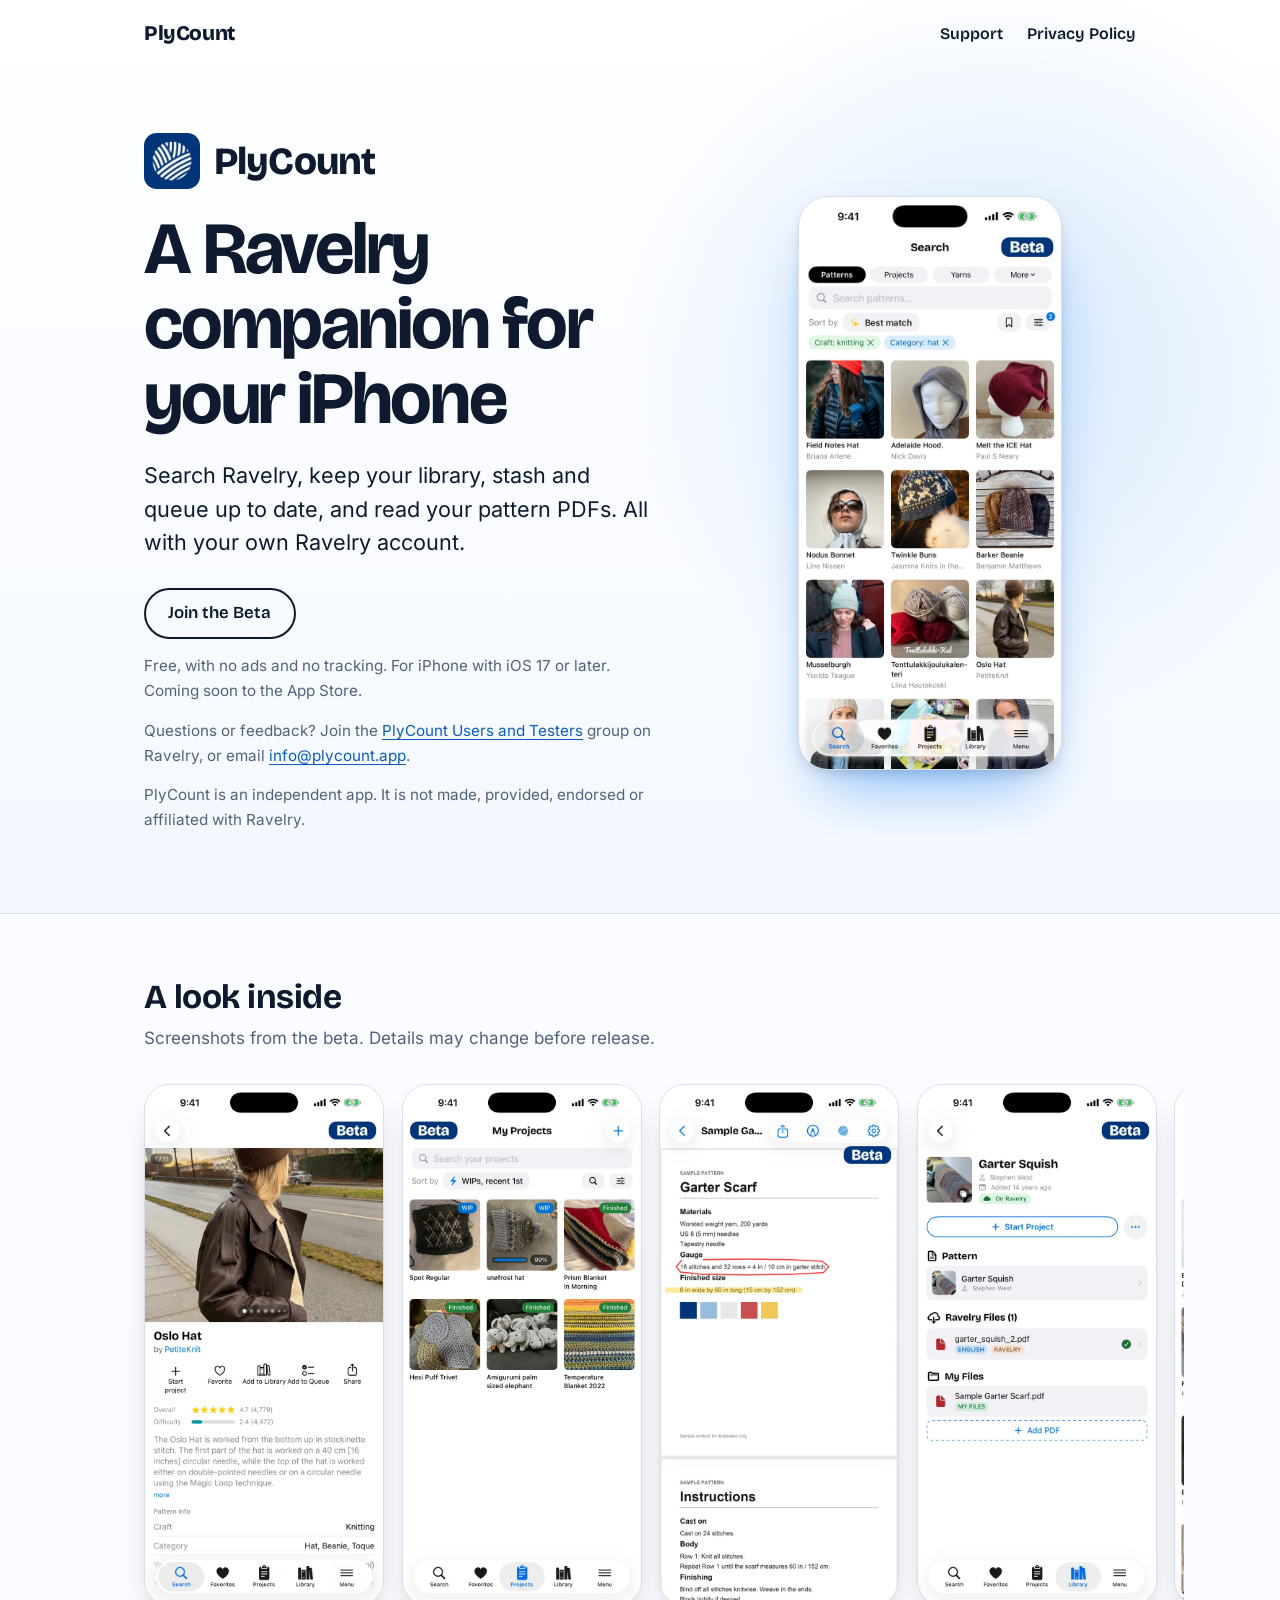
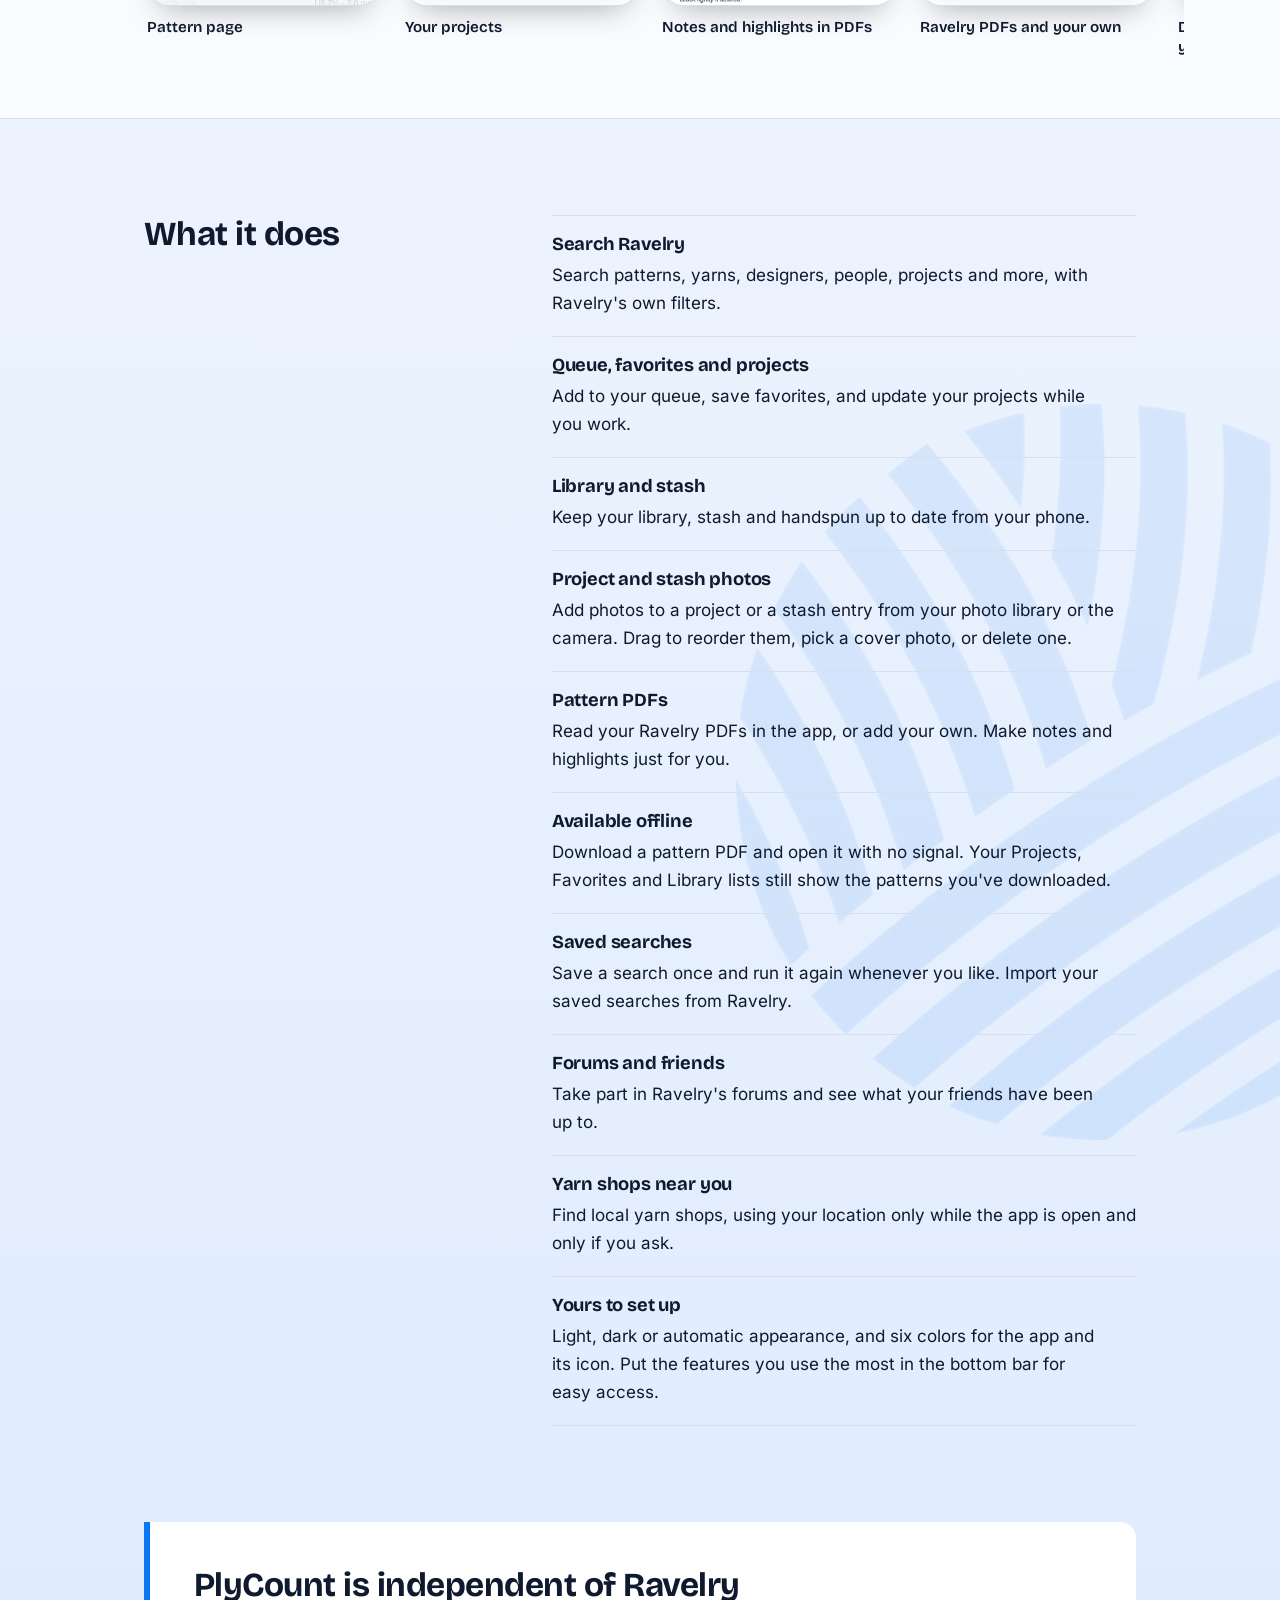
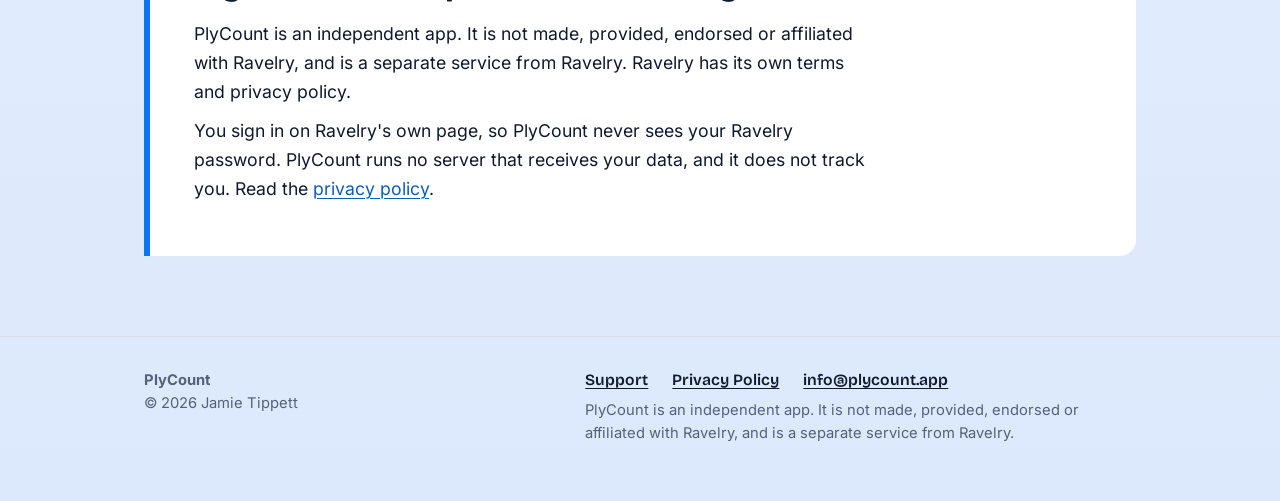
<file: index.html>
<!doctype html>
<html lang="en">
<head>
<meta charset="utf-8">
<meta name="viewport" content="width=device-width,initial-scale=1">
<title>PlyCount: A Ravelry Companion for iPhone</title>
<meta name="description" content="PlyCount is a free, ad-free iPhone app for your Ravelry patterns, library, projects, stash and queue. Independent of Ravelry. Coming soon to the App Store.">
<link rel="canonical" href="https://plycount.app/">
<meta name="theme-color" content="#0a76f2">
<meta property="og:type" content="website">
<meta property="og:title" content="PlyCount: A Ravelry Companion">
<meta property="og:description" content="A free, ad-free iPhone app for your Ravelry library, projects, stash and queue. Coming soon to the App Store.">
<meta property="og:url" content="https://plycount.app/">
<meta property="og:image" content="https://plycount.app/assets/og.png">
<meta name="twitter:card" content="summary_large_image">
<link rel="icon" href="/favicon.ico" sizes="48x48">
<link rel="icon" href="/assets/icon-192.png" type="image/png" sizes="192x192">
<link rel="apple-touch-icon" href="/apple-touch-icon.png">
<link rel="preload" href="assets/fonts/bricolage-grotesque-latin.woff2" as="font" type="font/woff2" crossorigin>
<link rel="preload" href="assets/fonts/inter-latin.woff2" as="font" type="font/woff2" crossorigin>
<link rel="stylesheet" href="style.css?v=16">
</head>
<body>
<a class="skip" href="#main">Skip to content</a>
<header class="top">
  <a class="brand brand-text" href="/"><img src="assets/icons/navy-128.webp" alt="" width="34" height="34">PlyCount</a>
  <nav aria-label="Site">
    <a href="/support.html">Support</a>
    <a href="/privacy.html">Privacy Policy</a>
  </nav>
</header>

<main id="main">
  <section class="hero">
    <div class="hero-text">
      <div class="lockup"><img src="assets/icons/navy-128.webp" alt="" width="56" height="56"><span>PlyCount</span></div>
      <h1>A Ravelry companion for your iPhone</h1>
      <p class="lead">Search Ravelry, keep your library, stash and queue up to date, and read your pattern PDFs. All with your own Ravelry account.</p>
      <a class="store live" href="https://testflight.apple.com/join/jS7GVVh9">Join the Beta</a>
      <p class="fine">Free, with no ads and no tracking. For iPhone with iOS 17 or later. Coming soon to the App Store.</p>
      <p class="fine">Questions or feedback? Join the <a href="https://www.ravelry.com/groups/plycount-users-and-testers">PlyCount Users and Testers</a> group on Ravelry, or email <a href="mailto:info@plycount.app">info@plycount.app</a>.</p>
      <p class="fine">PlyCount is an independent app. It is not made, provided, endorsed or affiliated with Ravelry.</p>
    </div>
    <div class="hero-shot">
      <img src="assets/screenshots/search.webp" width="660" height="1434" fetchpriority="high" decoding="async" alt="The Search screen with the filters Craft: knitting and Category: hat applied, showing a grid of hat patterns with their designers' names.">
    </div>
  </section>

  <section class="looks-band" aria-labelledby="looks">
   <div class="looks">
    <h2 id="looks">A look inside</h2>
    <p class="note">Screenshots from the beta. Details may change before release.</p>
    <ul class="shots" role="region" aria-label="App screenshots, scroll sideways" tabindex="0">
      <li><figure><img src="assets/screenshots/pattern.webp" width="660" height="1434" loading="lazy" decoding="async" alt="A pattern page for the Oslo Hat by PetiteKnit, with its photo, ratings, buttons to start a project, favorite it or add it to your library or queue, and its description."><figcaption>Pattern page</figcaption></figure></li>
      <li><figure><img src="assets/screenshots/projects.webp" width="660" height="1434" loading="lazy" decoding="async" alt="The My Projects screen: a grid of project photos, each marked WIP or Finished."><figcaption>Your projects</figcaption></figure></li>
      <li><figure><img src="assets/screenshots/pdf-notes.webp" width="660" height="1434" loading="lazy" decoding="async" alt="A sample pattern PDF open in the app, with a red pen circle around the gauge line and a yellow highlight on the finished size."><figcaption>Notes and highlights in PDFs</figcaption></figure></li>
      <li><figure><img src="assets/screenshots/my-files.webp" width="660" height="1434" loading="lazy" decoding="async" alt="A pattern page listing a downloaded pattern PDF under Ravelry Files and a PDF added by the user under My Files, with an Add PDF button."><figcaption>Ravelry PDFs and your own</figcaption></figure></li>
      <li><figure><img src="assets/screenshots/library-offline.webp" width="660" height="1434" loading="lazy" decoding="async" alt="The My Library screen: a grid of patterns, with a green check on the pattern whose PDF is downloaded for offline use."><figcaption>Downloads marked in your library</figcaption></figure></li>
      <li><figure><img src="assets/screenshots/accent-dark.webp" width="660" height="1434" loading="lazy" decoding="async" alt="The Settings screen in dark appearance with the accent color set to purple."><figcaption>Six accent colors, dark</figcaption></figure></li>
      <li><figure><img src="assets/screenshots/accent-light.webp" width="660" height="1434" loading="lazy" decoding="async" alt="The Settings screen in light appearance with the accent color set to purple, which also colors the toggles and links."><figcaption>Six accent colors, light</figcaption></figure></li>
      <li><figure><img src="assets/screenshots/customize-bar.webp" width="660" height="1434" loading="lazy" decoding="async" alt="The Customize screen for the bottom bar, showing the four chosen sections and the list of all sections to pick from."><figcaption>Choose your bottom bar</figcaption></figure></li>
    </ul>
   </div>
  </section>

  <section class="mark-bg" aria-labelledby="does">
   <div class="band">
    <div class="ledger">
      <h2 id="does">What it does</h2>
      <dl>
        <div class="row"><dt>Search Ravelry</dt><dd>Search patterns, yarns, designers, people, projects and more, with Ravelry's own filters.</dd></div>
        <div class="row"><dt>Queue, favorites and projects</dt><dd>Add to your queue, save favorites, and update your projects while you work.</dd></div>
        <div class="row"><dt>Library and stash</dt><dd>Keep your library, stash and handspun up to date from your phone.</dd></div>
        <div class="row"><dt>Project and stash photos</dt><dd>Add photos to a project or a stash entry from your photo library or the camera. Drag to reorder them, pick a cover photo, or delete one.</dd></div>
        <div class="row"><dt>Pattern PDFs</dt><dd>Read your Ravelry PDFs in the app, or add your own. Make notes and highlights just for you.</dd></div>
        <div class="row"><dt>Available offline</dt><dd>Download a pattern PDF and open it with no signal. Your Projects, Favorites and Library lists still show the patterns you've downloaded.</dd></div>
        <div class="row"><dt>Saved searches</dt><dd>Save a search once and run it again whenever you like. Import your saved searches from Ravelry.</dd></div>
        <div class="row"><dt>Forums and friends</dt><dd>Take part in Ravelry's forums and see what your friends have been up to.</dd></div>
        <div class="row"><dt>Yarn shops near you</dt><dd>Find local yarn shops, using your location only while the app is open and only if you ask.</dd></div>
        <div class="row"><dt>Yours to set up</dt><dd>Light, dark or automatic appearance, and six colors for the app and its icon. Put the features you use the most in the bottom bar for easy access.</dd></div>
      </dl>
    </div>
   </div>
  </section>

  <section class="indep" aria-labelledby="indep">
    <div class="indep-in">
      <h2 id="indep">PlyCount is independent of Ravelry</h2>
      <p>PlyCount is an independent app. It is not made, provided, endorsed or affiliated with Ravelry, and is a separate service from Ravelry. Ravelry has its own terms and privacy policy.</p>
      <p>You sign in on Ravelry's own page, so PlyCount never sees your Ravelry password. PlyCount runs no server that receives your data, and it does not track you. Read the <a href="/privacy.html">privacy policy</a>.</p>
    </div>
  </section>
</main>

<footer class="foot">
  <div class="foot-in">
    <div>
      <p><strong>PlyCount</strong><br>&copy; 2026 Jamie Tippett</p>
    </div>
    <div>
      <p class="links"><a href="/support.html">Support</a> <a href="/privacy.html">Privacy Policy</a> <a href="mailto:info@plycount.app">info@plycount.app</a></p>
      <p>PlyCount is an independent app. It is not made, provided, endorsed or affiliated with Ravelry, and is a separate service from Ravelry.</p>
    </div>
  </div>
</footer>
</body>
</html>
</file>
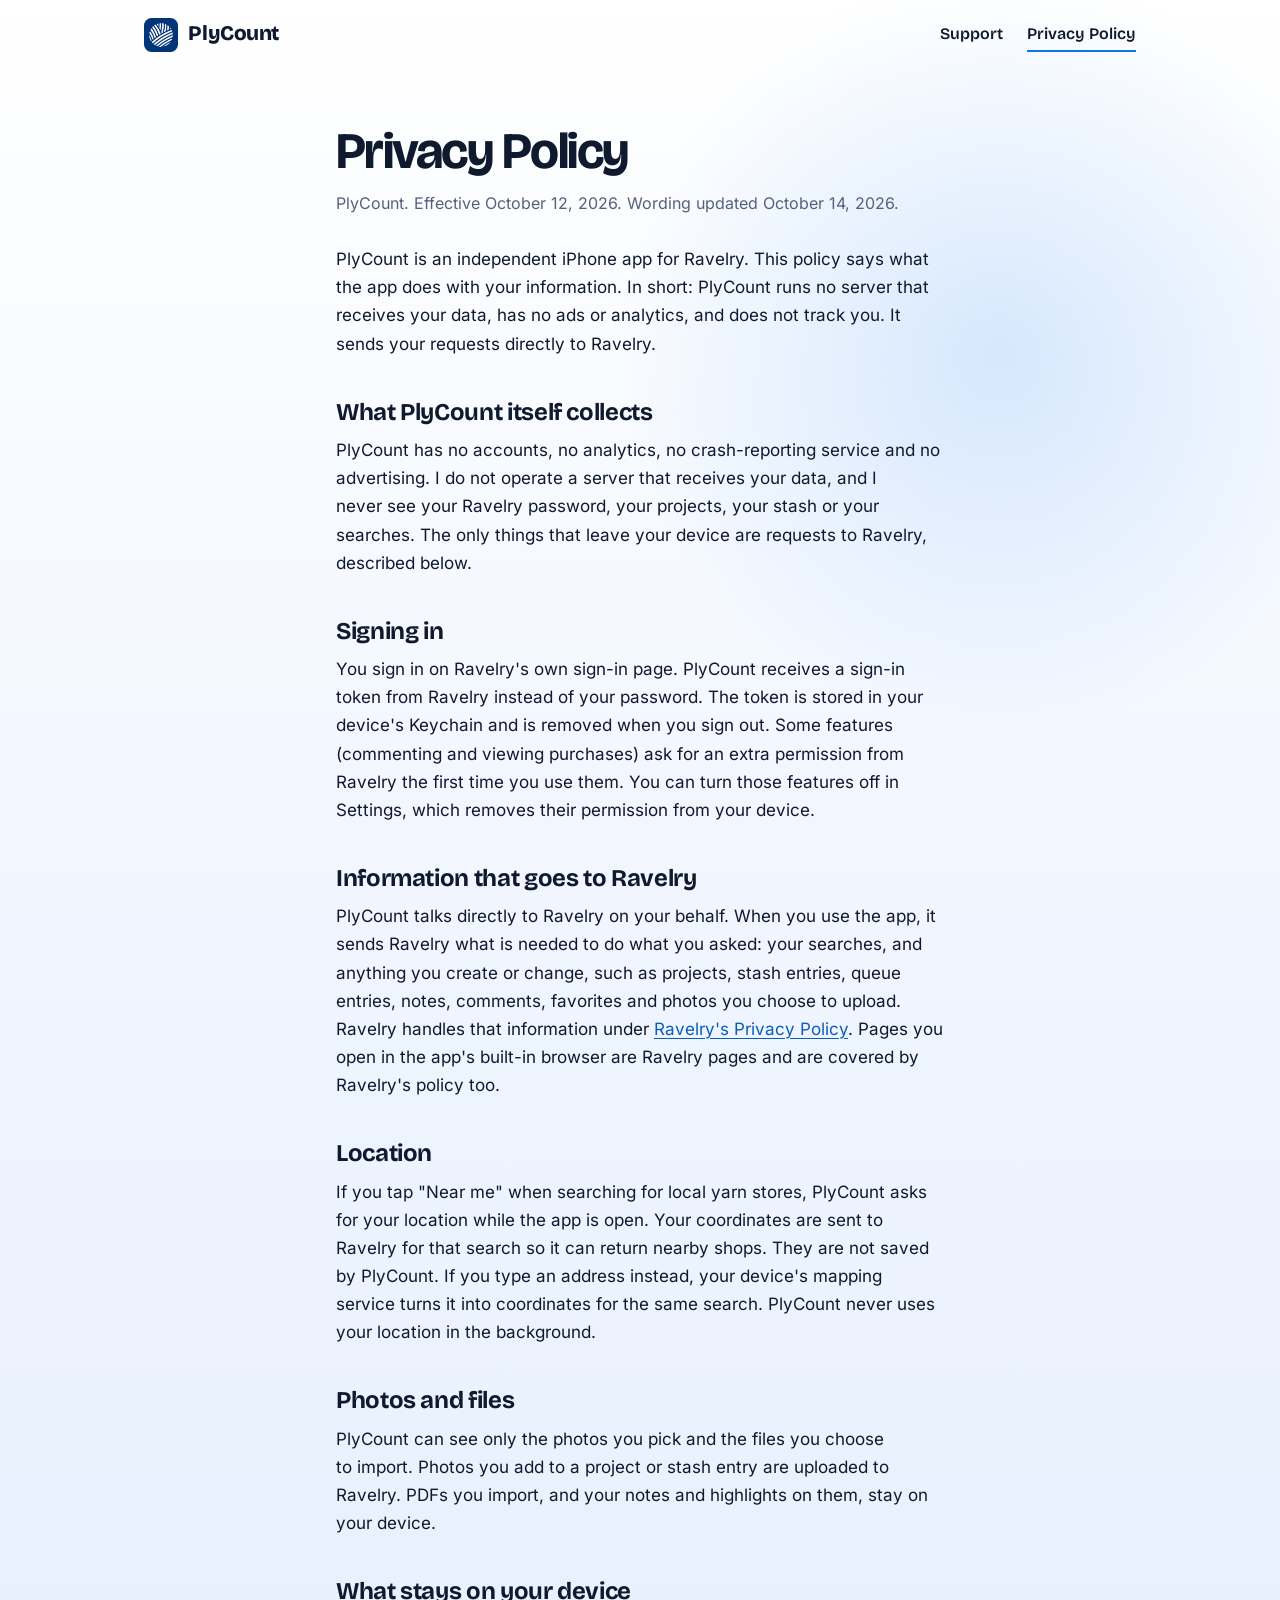
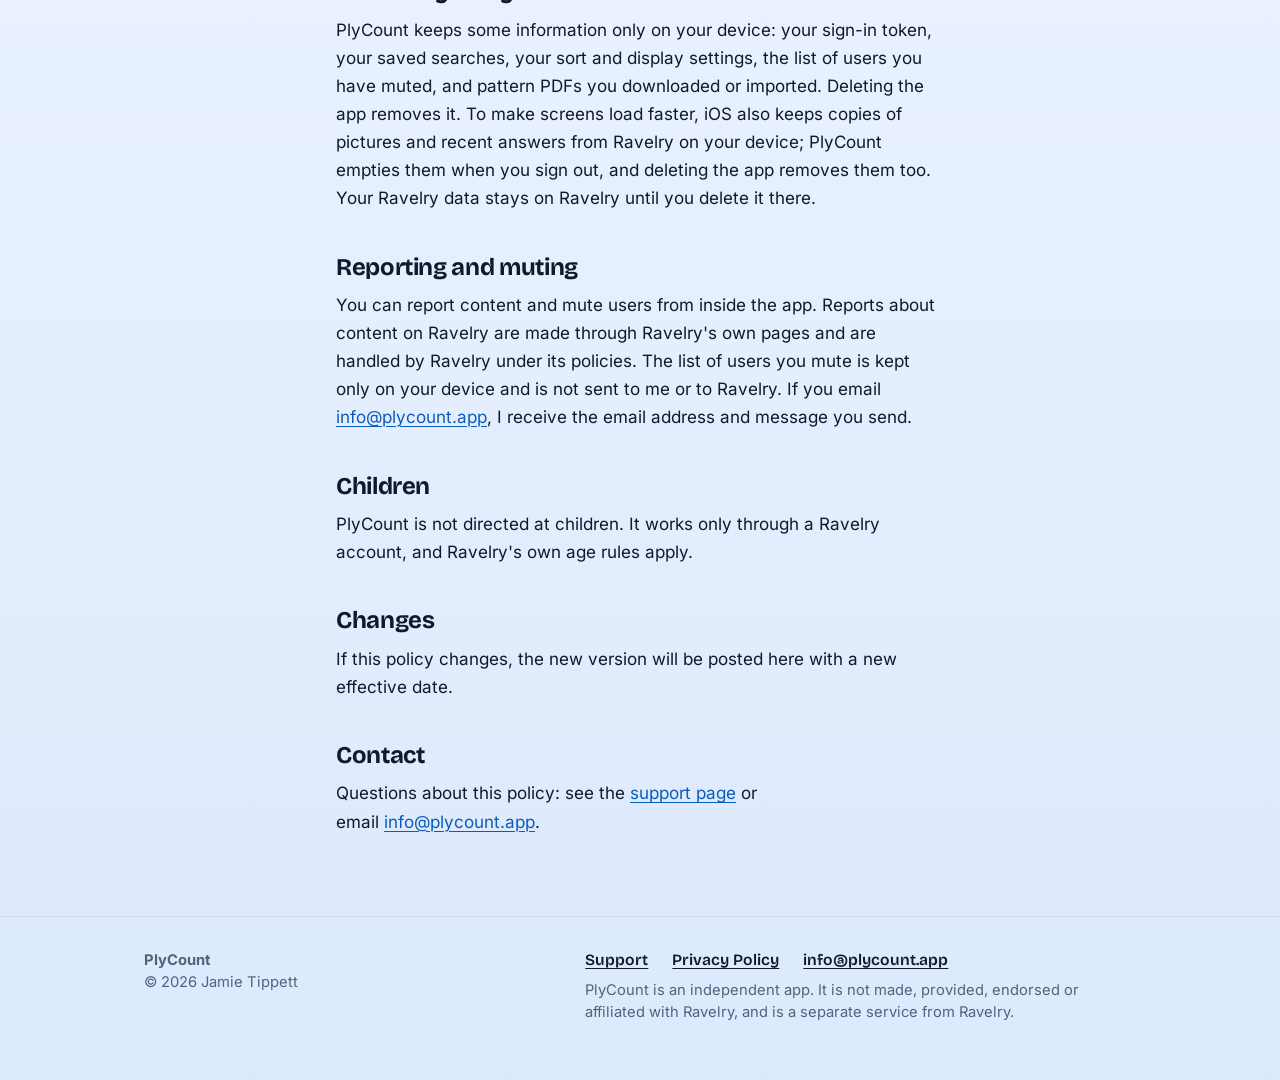
<file: privacy.html>
<!doctype html>
<html lang="en">
<head>
<meta charset="utf-8">
<meta name="viewport" content="width=device-width,initial-scale=1">
<title>PlyCount Privacy Policy</title>
<meta name="description" content="What PlyCount stores, what it sends to Ravelry, and what stays on your device.">
<link rel="canonical" href="https://plycount.app/privacy.html">
<meta name="theme-color" content="#0a76f2">
<link rel="icon" href="/favicon.ico" sizes="48x48">
<link rel="icon" href="/assets/icon-192.png" type="image/png" sizes="192x192">
<link rel="apple-touch-icon" href="/apple-touch-icon.png">
<link rel="preload" href="assets/fonts/bricolage-grotesque-latin.woff2" as="font" type="font/woff2" crossorigin>
<link rel="preload" href="assets/fonts/inter-latin.woff2" as="font" type="font/woff2" crossorigin>
<link rel="stylesheet" href="style.css?v=5">
</head>
<body>
<a class="skip" href="#main">Skip to content</a>
<header class="top">
  <a class="brand" href="/"><img src="assets/icons/navy-128.webp" alt="" width="34" height="34">PlyCount</a>
  <nav aria-label="Site">
    <a href="/support.html">Support</a>
    <a href="/privacy.html" aria-current="page">Privacy Policy</a>
  </nav>
</header>

<main id="main" class="doc">
<h1>Privacy Policy</h1>
<p class="meta">PlyCount. Effective October 12, 2026. Wording updated October 14, 2026.</p>

<p>PlyCount is an independent iPhone app for Ravelry. This policy says what the app does with your information. In short: PlyCount runs no server that receives your data, has no ads or analytics, and does not track you. It sends your requests directly to Ravelry.</p>

<h2>What PlyCount itself collects</h2>
<p>PlyCount has no accounts, no analytics, no crash-reporting service and no advertising. I do not operate a server that receives your data, and I never see your Ravelry password, your projects, your stash or your searches. The only things that leave your device are requests to Ravelry, described below.</p>

<h2>Signing in</h2>
<p>You sign in on Ravelry's own sign-in page. PlyCount receives a sign-in token from Ravelry instead of your password. The token is stored in your device's Keychain and is removed when you sign out. Some features (commenting and viewing purchases) ask for an extra permission from Ravelry the first time you use them. You can turn those features off in Settings, which removes their permission from your device.</p>

<h2>Information that goes to Ravelry</h2>
<p>PlyCount talks directly to Ravelry on your behalf. When you use the app, it sends Ravelry what is needed to do what you asked: your searches, and anything you create or change, such as projects, stash entries, queue entries, notes, comments, favorites and photos you choose to upload. Ravelry handles that information under <a href="https://www.ravelry.com/about/privacy">Ravelry's Privacy Policy</a>. Pages you open in the app's built-in browser are Ravelry pages and are covered by Ravelry's policy too.</p>

<h2>Location</h2>
<p>If you tap "Near me" when searching for local yarn stores, PlyCount asks for your location while the app is open. Your coordinates are sent to Ravelry for that search so it can return nearby shops. They are not saved by PlyCount. If you type an address instead, your device's mapping service turns it into coordinates for the same search. PlyCount never uses your location in the background.</p>

<h2>Photos and files</h2>
<p>PlyCount can see only the photos you pick and the files you choose to import. Photos you add to a project or stash entry are uploaded to Ravelry. PDFs you import, and your notes and highlights on them, stay on your device.</p>

<h2>What stays on your device</h2>
<p>PlyCount keeps some information only on your device: your sign-in token, your saved searches, your sort and display settings, the list of users you have muted, and pattern PDFs you downloaded or imported. Deleting the app removes it. To make screens load faster, iOS also keeps copies of pictures and recent answers from Ravelry on your device; PlyCount empties them when you sign out, and deleting the app removes them too. Your Ravelry data stays on Ravelry until you delete it there.</p>

<h2>Reporting and muting</h2>
<p>You can report content and mute users from inside the app. Reports about content on Ravelry are made through Ravelry's own pages and are handled by Ravelry under its policies. The list of users you mute is kept only on your device and is not sent to me or to Ravelry. If you email <a href="mailto:info@plycount.app">info@plycount.app</a>, I receive the email address and message you send.</p>

<h2>Children</h2>
<p>PlyCount is not directed at children. It works only through a Ravelry account, and Ravelry's own age rules apply.</p>

<h2>Changes</h2>
<p>If this policy changes, the new version will be posted here with a new effective date.</p>

<h2>Contact</h2>
<p>Questions about this policy: see the <a href="/support.html">support page</a> or email <a href="mailto:info@plycount.app">info@plycount.app</a>.</p>
</main>

<footer class="foot">
  <div class="foot-in">
    <div>
      <p><strong>PlyCount</strong><br>&copy; 2026 Jamie Tippett</p>
    </div>
    <div>
      <p class="links"><a href="/support.html">Support</a> <a href="/privacy.html">Privacy Policy</a> <a href="mailto:info@plycount.app">info@plycount.app</a></p>
      <p>PlyCount is an independent app. It is not made, provided, endorsed or affiliated with Ravelry, and is a separate service from Ravelry.</p>
    </div>
  </div>
</footer>
</body>
</html>
</file>
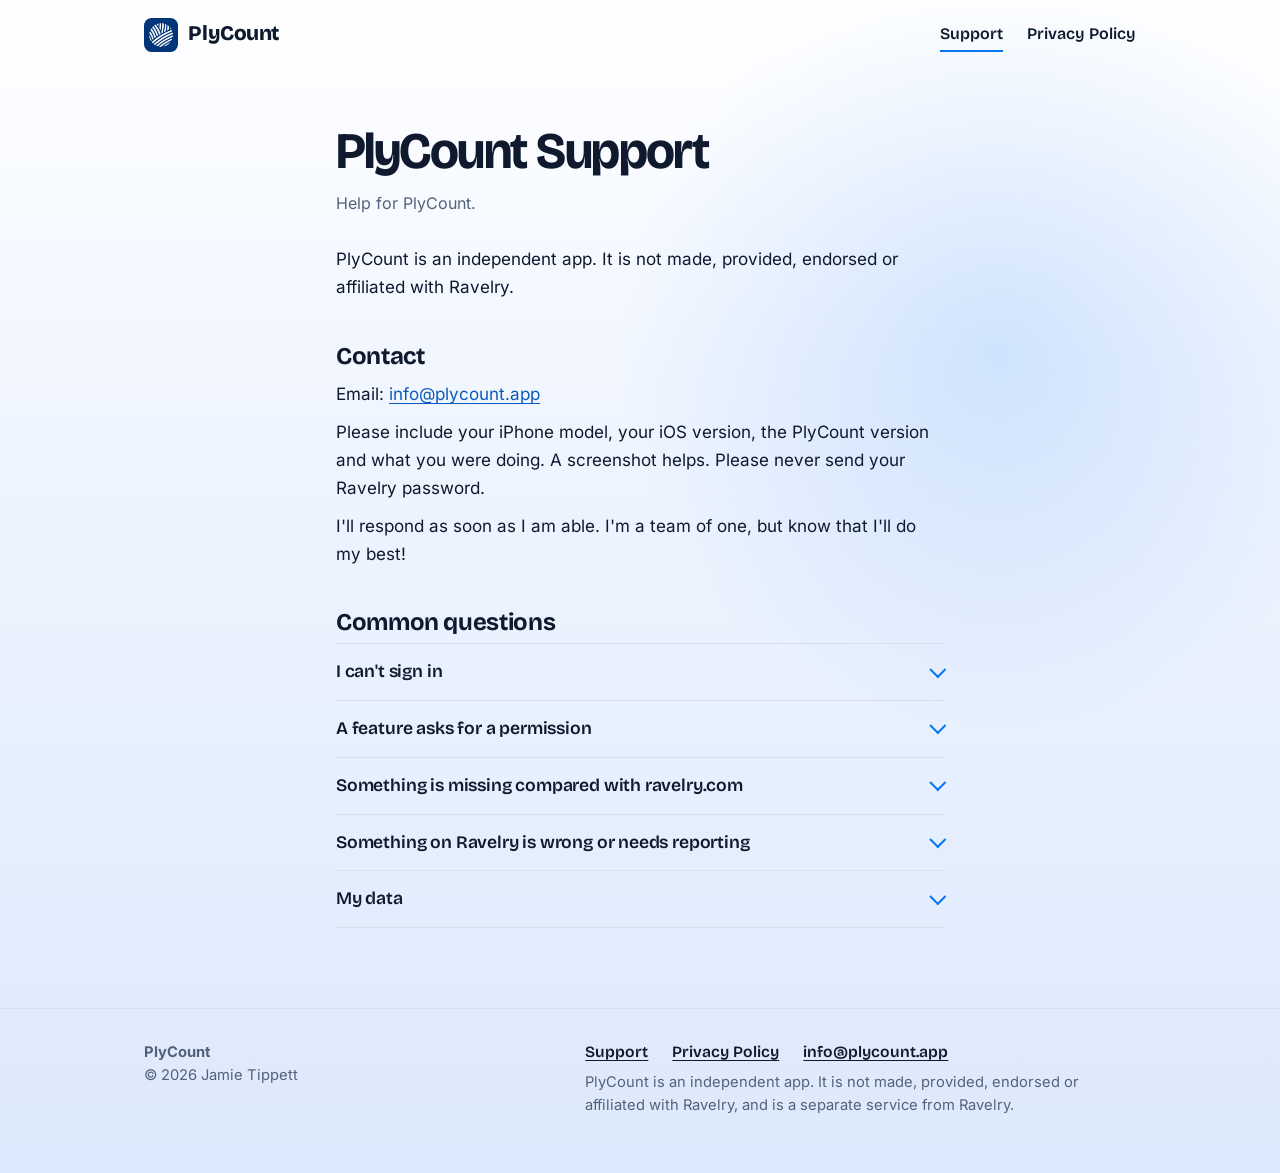
<file: support.html>
<!doctype html>
<html lang="en">
<head>
<meta charset="utf-8">
<meta name="viewport" content="width=device-width,initial-scale=1">
<title>PlyCount Support</title>
<meta name="description" content="Help with PlyCount: signing in, permissions, and how to contact the developer.">
<link rel="canonical" href="https://plycount.app/support.html">
<meta name="theme-color" content="#0a76f2">
<link rel="icon" href="/favicon.ico" sizes="48x48">
<link rel="icon" href="/assets/icon-192.png" type="image/png" sizes="192x192">
<link rel="apple-touch-icon" href="/apple-touch-icon.png">
<link rel="preload" href="assets/fonts/bricolage-grotesque-latin.woff2" as="font" type="font/woff2" crossorigin>
<link rel="preload" href="assets/fonts/inter-latin.woff2" as="font" type="font/woff2" crossorigin>
<link rel="stylesheet" href="style.css?v=5">
</head>
<body>
<a class="skip" href="#main">Skip to content</a>
<header class="top">
  <a class="brand" href="/"><img src="assets/icons/navy-128.webp" alt="" width="34" height="34">PlyCount</a>
  <nav aria-label="Site">
    <a href="/support.html" aria-current="page">Support</a>
    <a href="/privacy.html">Privacy Policy</a>
  </nav>
</header>

<main id="main" class="doc">
<h1>PlyCount Support</h1>
<p class="meta">Help for PlyCount.</p>
<p>PlyCount is an independent app. It is not made, provided, endorsed or affiliated with Ravelry.</p>

<h2>Contact</h2>
<p>Email: <a href="mailto:info@plycount.app">info@plycount.app</a></p>
<p>Please include your iPhone model, your iOS version, the PlyCount version and what you were doing. A screenshot helps. Please never send your Ravelry password.</p>
<p>I'll respond as soon as I am able. I'm a team of one, but know that I'll do my best!</p>

<h2>Common questions</h2>
<details class="faq"><summary>I can't sign in</summary>
<p>Sign-in happens on Ravelry's own page. Check that you can sign in at ravelry.com in Safari. If a permission screen was cancelled, try the feature again and approve it. If the problem continues, sign out of PlyCount from the Menu and sign in again.</p>
</details>

<details class="faq"><summary>A feature asks for a permission</summary>
<p>Commenting and viewing purchases each need an extra permission from Ravelry the first time. Turn a feature off in Settings and PlyCount removes its permission from your device. Ravelry does not provide a page for revoking an app's access on their side.</p>
</details>

<details class="faq"><summary>Something is missing compared with ravelry.com</summary>
<p>PlyCount can only use what Ravelry makes available to apps. Some website features are not available that way, so the app opens the Ravelry page for them instead.</p>
</details>

<details class="faq"><summary>Something on Ravelry is wrong or needs reporting</summary>
<p>Problems with an account, a pattern, a post or another member are handled by Ravelry. In PlyCount you can report content and mute users from the item itself; reports go through Ravelry's own pages. You can also use <a href="https://www.ravelry.com/contact">Ravelry's contact page</a>. To report a problem with PlyCount itself, email <a href="mailto:info@plycount.app">info@plycount.app</a>.</p>
</details>

<details class="faq"><summary>My data</summary>
<p>PlyCount keeps no copy of your Ravelry data on any server. See the <a href="/privacy.html">privacy policy</a>. To delete your Ravelry data, do it on Ravelry. Deleting PlyCount removes everything it stored on your device.</p>
</details>
</main>

<footer class="foot">
  <div class="foot-in">
    <div>
      <p><strong>PlyCount</strong><br>&copy; 2026 Jamie Tippett</p>
    </div>
    <div>
      <p class="links"><a href="/support.html">Support</a> <a href="/privacy.html">Privacy Policy</a> <a href="mailto:info@plycount.app">info@plycount.app</a></p>
      <p>PlyCount is an independent app. It is not made, provided, endorsed or affiliated with Ravelry, and is a separate service from Ravelry.</p>
    </div>
  </div>
</footer>
</body>
</html>
</file>
<file: style.css>
/* PlyCount site. Bricolage Grotesque for titles, Inter for text; both self-hosted (SIL OFL), so the site makes no third-party requests. */
@font-face{font-family:"Bricolage Grotesque";src:url(assets/fonts/bricolage-grotesque-latin.woff2) format("woff2");font-weight:200 800;font-stretch:75% 100%;font-display:swap}
@font-face{font-family:"Inter";src:url(assets/fonts/inter-latin.woff2) format("woff2");font-weight:100 900;font-display:swap}

:root{
  --paper:#f6f8fc;--ink:#0f1a2e;--mut:#55617a;--rule:#d8dfeb;--tint:#e9eef8;
  --acc:rgb(10,118,242);
  --band:rgb(255 255 255/.68);--indep:#fff;--mark-ink:var(--acc);--mark-op:.09;
  /* Light mode: a long, slow fade from white to a light blue, with a soft blue glow behind the hero phone. */
  --art:radial-gradient(circle 34rem at 78% 22rem,rgb(10 118 242/.15),transparent 70%),linear-gradient(180deg,#fff 0,#f1f6ff 32%,#dce9fc 100%);
  --link:color-mix(in srgb,var(--acc) 72%,var(--ink));
  --head:"Bricolage Grotesque","Avenir Next",system-ui,sans-serif;
  --body:"Inter",system-ui,-apple-system,"Segoe UI",sans-serif;
  --gutter:clamp(1.25rem,5vw,3rem);
  --wide:68rem;
}
@media (prefers-color-scheme:dark){
  :root{--paper:#0b1220;--ink:#e8eef9;--mut:#9aa7c0;--rule:#26324a;--tint:#111b2f;--acc:rgb(46,110,200);--art:none;--band:#0f192c;--indep:var(--tint);--mark-ink:#fff;--mark-op:.045}
}

*{box-sizing:border-box}
html{-webkit-text-size-adjust:100%}
body{margin:0;background-color:var(--paper);background-image:var(--art);background-repeat:no-repeat;color:var(--ink);font:400 17px/1.65 var(--body);transition:background-color .2s}
img{display:block;max-width:100%}
a{color:var(--link);text-underline-offset:.18em;text-decoration-thickness:.08em}
a:hover{text-decoration-thickness:.15em}
:focus-visible{outline:3px solid var(--acc);outline-offset:3px;border-radius:4px}
.skip{position:absolute;left:-999px;top:0;background:var(--ink);color:var(--paper);padding:.5rem .9rem;z-index:10}
.skip:focus{left:var(--gutter);top:.5rem}

h1,h2,h3{font-family:var(--head);font-weight:700;letter-spacing:-.015em;margin:0;text-wrap:balance}
h1{font-size:clamp(2.5rem,1.4rem + 5.2vw,4.6rem);line-height:1.02;letter-spacing:-.03em;font-variation-settings:"opsz" 96}
h2{font-size:clamp(1.5rem,1.2rem + 1.4vw,2.1rem);line-height:1.15}
h3{font-size:1.1rem;line-height:1.3}
p,li,dd{margin:.6rem 0;max-width:62ch;text-wrap:pretty}

/* Header and footer */
.top{display:flex;align-items:center;justify-content:space-between;gap:1rem;flex-wrap:wrap;max-width:var(--wide);margin:0 auto;padding:1.1rem var(--gutter)}
.brand{display:flex;align-items:center;gap:.65rem;color:var(--ink);text-decoration:none;font:800 1.3rem/1 var(--head);letter-spacing:-.02em}
.brand img{width:34px;height:34px;border-radius:22.37%}
.brand-text img{display:none}
.top nav{display:flex;gap:1.5rem}
.top nav a{font:600 1rem/1 var(--head);color:var(--ink);text-decoration:none;padding:.5rem 0;border-bottom:2px solid transparent}
.top nav a:hover,.top nav a[aria-current=page]{border-bottom-color:var(--acc)}

.foot{border-top:1px solid var(--rule);margin-top:5rem}
.foot-in{max-width:var(--wide);margin:0 auto;padding:2rem var(--gutter) 3rem;display:grid;gap:1.5rem 3rem;grid-template-columns:1fr}
.foot p{font-size:.92rem;line-height:1.55;color:var(--mut);margin:0 0 .5rem}
.foot .links{display:flex;flex-wrap:wrap;gap:.4rem 1.5rem;font:600 .98rem/1.4 var(--head)}
.foot .links a{color:var(--ink)}
@media (min-width:56rem){.foot-in{grid-template-columns:1fr 1.4fr}}

/* Home: hero */
.hero{max-width:var(--wide);margin:0 auto;padding:clamp(1.5rem,5vw,4rem) var(--gutter) 0;display:grid;gap:2.5rem 4rem;grid-template-columns:1fr;align-items:center}
.lead{font-size:clamp(1.15rem,1.05rem + .5vw,1.35rem);line-height:1.55;margin:1.4rem 0 0;max-width:34em}
.store{display:inline-block;margin:1.75rem 0 0;padding:.85rem 1.4rem;border:2px solid var(--ink);border-radius:999px;font:600 1.05rem/1.2 var(--head);color:var(--ink)}
/* When the app is live, replace the .store span with: <a class="store live" href="APP STORE URL">...</a>
   (use Apple's official "Download on the App Store" badge artwork there instead). */
.store.live{background:var(--ink);color:var(--paper);text-decoration:none}
.store.live:hover{background:var(--ink);border-color:var(--ink);color:var(--paper)}
/* Join the Beta: outlined on devices with a mouse (fills on hover), filled on touch screens. */
.store.live{transition:background-color .15s,border-color .15s,color .15s}
@media (hover:hover) and (pointer:fine){.store.live{background:transparent;color:var(--ink)}}
.fine{font-size:.95rem;color:var(--mut);margin:.9rem 0 0}
.lockup{display:flex;align-items:center;gap:.85rem;margin:0 0 1.4rem;font:800 clamp(1.9rem,6vw,2.4rem)/1 var(--head);letter-spacing:-.02em;color:var(--ink)}
.lockup img{width:56px;height:56px;border-radius:22.37%;flex:none}
.hero-icon{justify-self:start}
.icon-wrap{width:clamp(11rem,52vw,19rem);aspect-ratio:1;border-radius:22.37%;overflow:hidden;box-shadow:0 2.2rem 4rem -1.6rem color-mix(in srgb,var(--acc) 55%,transparent),0 .4rem 1rem -.4rem rgb(0 0 0/.25);background:var(--acc)}
.icon-wrap img{width:100%;height:100%}
.hero-shot{justify-self:start;width:clamp(12rem,56vw,16.5rem)}
.hero-shot img{width:100%;height:auto;aspect-ratio:660/1434;border-radius:1.9rem;border:1px solid var(--rule);background:var(--tint);box-shadow:0 2.2rem 4rem -1.6rem color-mix(in srgb,var(--acc) 55%,transparent),0 .4rem 1rem -.4rem rgb(0 0 0/.25)}
@media (min-width:52rem){
  .hero{grid-template-columns:1.25fr 1fr}
  .hero-icon,.hero-shot{justify-self:center}
}

/* Home: screenshots (beta images carry a "Beta" note; replace after launch) */
.looks-band{position:relative;overflow:hidden;margin-top:clamp(3rem,7vw,5rem);background:var(--band);border-block:1px solid var(--rule)}
.looks{position:relative;max-width:var(--wide);margin:0 auto;padding:clamp(2.5rem,6vw,4rem) var(--gutter) clamp(1.5rem,4vw,2.5rem)}
.looks .note{color:var(--mut);margin:.5rem 0 0}
.shots{display:flex;gap:1.1rem;overflow-x:auto;scroll-snap-type:x proximity;list-style:none;margin:1.5rem calc(var(--gutter)*-1) 0;padding:.5rem var(--gutter) 1.25rem;scroll-padding:0 var(--gutter)}
.shots li{flex:0 0 clamp(11.5rem,62vw,15rem);scroll-snap-align:start;margin:0;max-width:none}
.shots figure{margin:0}
.shots img{width:100%;height:auto;aspect-ratio:660/1434;border-radius:1.6rem;border:1px solid var(--rule);box-shadow:0 1rem 2rem -1rem rgb(0 0 0/.35);background:var(--tint)}
.shots figcaption{font:600 .95rem/1.35 var(--head);margin:.7rem .2rem 0}

/* Home: what it does */
.mark-bg{position:relative;overflow:clip}
.mark-bg::before{content:"";position:absolute;width:min(46rem,120vw);aspect-ratio:1;right:-12rem;top:50%;transform:translateY(-50%);background:var(--mark-ink);opacity:var(--mark-op);-webkit-mask:url(assets/mark.webp) center/contain no-repeat;mask:url(assets/mark.webp) center/contain no-repeat;pointer-events:none}
.mark-bg>*{position:relative}
.band{max-width:var(--wide);margin:0 auto;padding:clamp(3.5rem,8vw,6rem) var(--gutter) 0}
.ledger{display:grid;gap:1.5rem 4rem;grid-template-columns:1fr}
.ledger>h2{align-self:start}
dl{margin:0}
.row{border-top:1px solid var(--rule);padding:1.1rem 0 1.15rem}
.row:last-child{border-bottom:1px solid var(--rule)}
dt{font:700 1.15rem/1.3 var(--head);letter-spacing:-.01em}
dd{margin:.25rem 0 0;color:var(--ink)}
@media (min-width:52rem){
  .ledger{grid-template-columns:1fr 1.7fr}
  .ledger>h2{position:sticky;top:1.5rem}
}

/* Home: independence statement */
.indep{max-width:var(--wide);margin:clamp(3.5rem,8vw,6rem) auto 0;padding:0 var(--gutter)}
.indep-in{background:var(--indep);border-left:6px solid var(--acc);border-radius:0 1rem 1rem 0;padding:clamp(1.5rem,4vw,2.75rem)}
.indep h2{margin-bottom:.9rem}
.indep p{font-size:1.1rem}
.indep .small{font-size:.98rem;color:var(--mut)}

/* Interior pages (support, privacy, 404) */
.doc{max-width:44rem;margin:0 auto;padding:clamp(1.5rem,5vw,3.5rem) var(--gutter) 0}
.doc h1{font-size:clamp(2.1rem,1.5rem + 3vw,3.2rem)}
.doc .meta{color:var(--mut);margin:.8rem 0 1.8rem;font-size:1rem}
.doc h2{margin:2.6rem 0 .4rem;font-size:1.5rem}
.doc h3{margin:1.7rem 0 .2rem}
.faq{border-top:1px solid var(--rule)}
.faq:last-of-type{border-bottom:1px solid var(--rule)}
.faq summary{list-style:none;cursor:pointer;display:flex;align-items:baseline;justify-content:space-between;gap:1rem;padding:1rem 0;font:600 1.1rem/1.35 var(--head);letter-spacing:-.01em}
.faq summary::-webkit-details-marker{display:none}
.faq summary::after{content:"";flex:none;width:.6rem;height:.6rem;border-right:2px solid var(--acc);border-bottom:2px solid var(--acc);transform:translateY(-.15rem) rotate(45deg);transition:transform .15s}
.faq[open] summary::after{transform:translateY(.1rem) rotate(-135deg)}
.faq summary:hover{color:var(--link)}
.faq p{margin:0 0 1.1rem}

@media (prefers-reduced-motion:reduce){*{animation:none!important;transition:none!important}}
@media print{.top nav{display:none}body{background:#fff;color:#000}}
</file>
